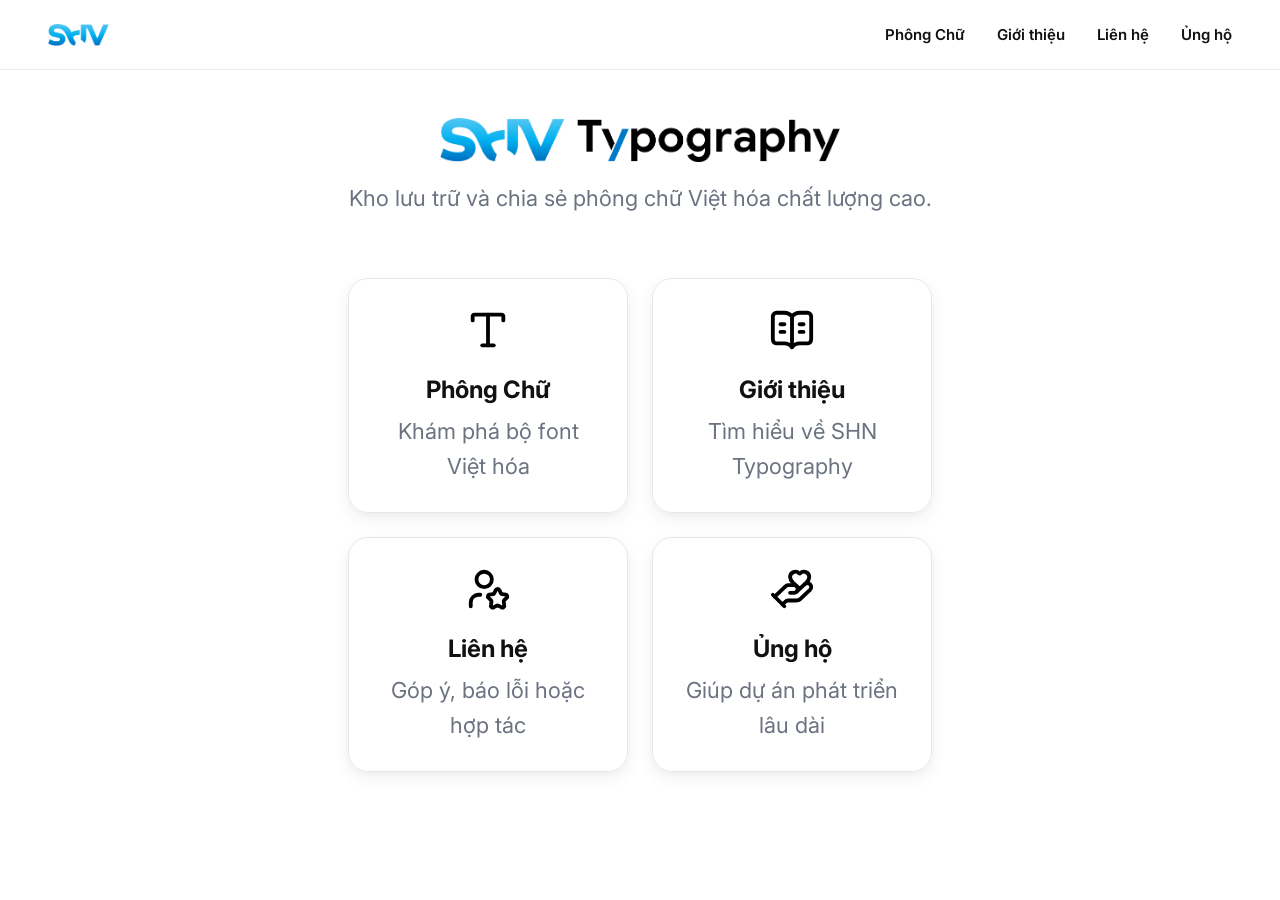
<file: index.html>
<!DOCTYPE html>
<html lang="vi">

<head>
    <meta charset="UTF-8">
    <meta name="viewport" content="width=device-width, initial-scale=1.0">

    <title>SHN Typography</title>

    <!-- Google Fonts -->
    <link rel="preconnect" href="https://fonts.googleapis.com">
    <link rel="preconnect" href="https://fonts.gstatic.com" crossorigin>

    <link href="https://fonts.googleapis.com/css2?family=Inter:wght@100..900&display=swap" rel="stylesheet">

    <!-- CSS -->
    <link rel="stylesheet" href="style.css">
</head>

<body>

    <!-- Animated Background -->

    <!-- Header -->
    <header>

        <a href="index.html" class="logo">
            <img src="img/logo.png" alt="SHN Typography">
        </a>

        <nav>
            <a href="fonts.html">Phông Chữ</a>
            <a href="about.html">Giới thiệu</a>
            <a href="contact.html">Liên hệ</a>
            <a href="donate.html">Ủng hộ</a>
        </nav>

    </header>

    <!-- Hero -->
    <main>

        <section class="hero">

            <img src="img/logo1.png" alt="SHN Typography" class="hero-logo">

            <p>Kho lưu trữ và chia sẻ phông chữ Việt hóa chất lượng cao.</p>

            <div class="cards">

                <a href="fonts.html" class="card">
                    <img src="img/type.svg" alt="Phông chữ">
                    <h2>Phông Chữ</h2>
                    <p>Khám phá bộ font Việt hóa</p>
                </a>

                <a href="about.html" class="card">
                    <img src="img/book-open-text.svg" alt="Giới thiệu">
                    <h2>Giới thiệu</h2>
                    <p>Tìm hiểu về SHN Typography</p>
                </a>

                <a href="contact.html" class="card">
                    <img src="img/user-star.svg" alt="Liên hệ">
                    <h2>Liên hệ</h2>
                    <p>Góp ý, báo lỗi hoặc hợp tác</p>
                </a>

                <a href="donate.html" class="card">
                    <img src="img/hand-heart.svg" alt="Ủng hộ">
                    <h2>Ủng hộ</h2>
                    <p>Giúp dự án phát triển lâu dài</p>
                </a>

            </div>

        </section>

    </main>

    <!-- JavaScript -->
    <script src="script.js"></script>

</body>

</html>
</file>
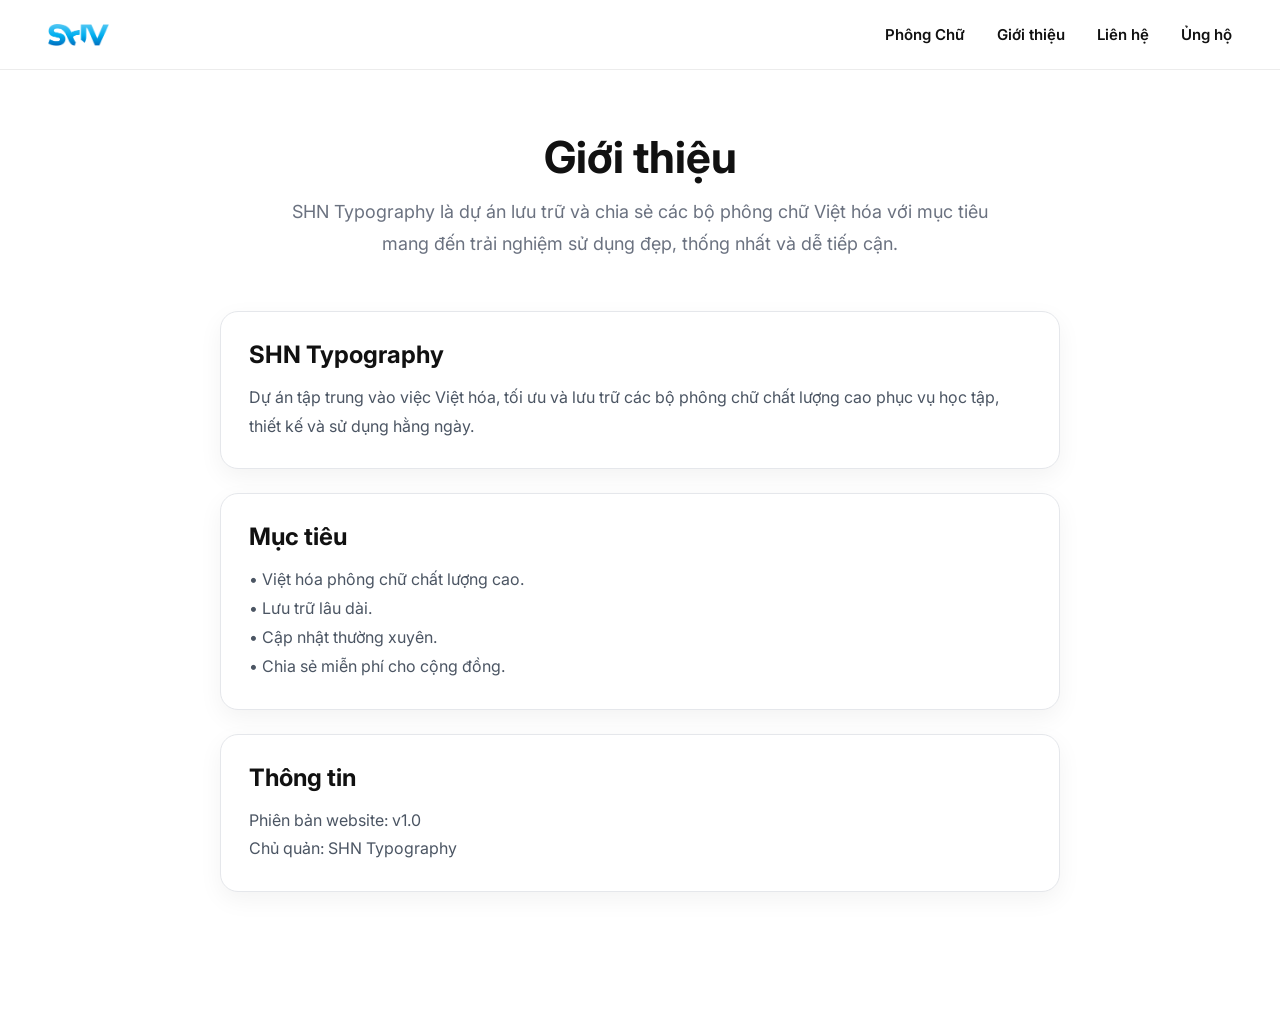
<file: about.html>
<!DOCTYPE html>
<html lang="vi">

<head>
    <meta charset="UTF-8">
    <meta name="viewport" content="width=device-width, initial-scale=1.0">

    <title>Giới thiệu - SHN Typography</title>

    <link rel="preconnect" href="https://fonts.googleapis.com">
    <link rel="preconnect" href="https://fonts.gstatic.com" crossorigin>

    <link href="https://fonts.googleapis.com/css2?family=Inter:wght@100..900&display=swap" rel="stylesheet">

    <link rel="stylesheet" href="style.css">
</head>

<body>

<header>

    <a href="index.html" class="logo">
        <img src="img/logo.png" alt="SHN Typography">
    </a>

    <nav>
        <a href="fonts.html">Phông Chữ</a>
        <a href="about.html">Giới thiệu</a>
        <a href="contact.html">Liên hệ</a>
        <a href="donate.html">Ủng hộ</a>
    </nav>

</header>

<main class="about-page">

    <h1>Giới thiệu</h1>

    <p class="subtitle">
        SHN Typography là dự án lưu trữ và chia sẻ các bộ phông chữ Việt hóa
        với mục tiêu mang đến trải nghiệm sử dụng đẹp, thống nhất và dễ tiếp cận.
    </p>

    <div class="about-card">

        <h2>SHN Typography</h2>

        <p>
            Dự án tập trung vào việc Việt hóa, tối ưu và lưu trữ các bộ phông chữ
            chất lượng cao phục vụ học tập, thiết kế và sử dụng hằng ngày.
        </p>

    </div>

    <div class="about-card">

        <h2>Mục tiêu</h2>

        <p>
            • Việt hóa phông chữ chất lượng cao.<br>
            • Lưu trữ lâu dài.<br>
            • Cập nhật thường xuyên.<br>
            • Chia sẻ miễn phí cho cộng đồng.
        </p>

    </div>

    <div class="about-card">

        <h2>Thông tin</h2>

        <p>
            Phiên bản website: v1.0<br>
            Chủ quản: SHN Typography
        </p>

    </div>

</main>

</body>

</html>
</file>
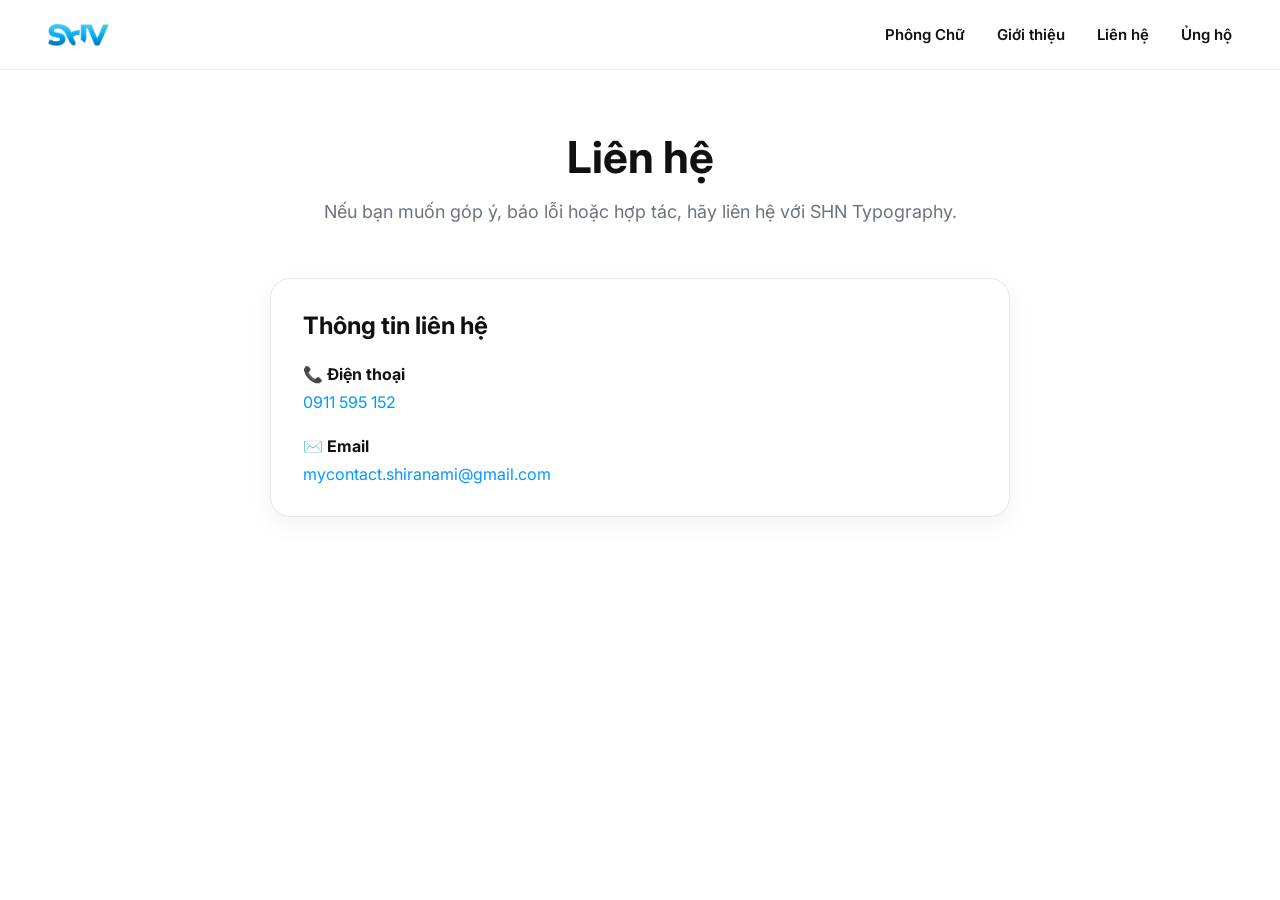
<file: contact.html>
<!DOCTYPE html>
<html lang="vi">

<head>
    <meta charset="UTF-8">
    <meta name="viewport" content="width=device-width, initial-scale=1.0">

    <title>Liên hệ - SHN Typography</title>

    <link rel="preconnect" href="https://fonts.googleapis.com">
    <link rel="preconnect" href="https://fonts.gstatic.com" crossorigin>

    <link href="https://fonts.googleapis.com/css2?family=Inter:wght@100..900&display=swap" rel="stylesheet">

    <link rel="stylesheet" href="style.css">
</head>

<body>

<header>

    <a href="index.html" class="logo">
        <img src="img/logo.png" alt="SHN Typography">
    </a>

    <nav>
        <a href="fonts.html">Phông Chữ</a>
        <a href="about.html">Giới thiệu</a>
        <a href="contact.html">Liên hệ</a>
        <a href="donate.html">Ủng hộ</a>
    </nav>

</header>

<main class="contact-page">

    <h1>Liên hệ</h1>

    <p class="subtitle">
        Nếu bạn muốn góp ý, báo lỗi hoặc hợp tác, hãy liên hệ với SHN Typography.
    </p>

    <div class="contact-card">

        <h2>Thông tin liên hệ</h2>

        <div class="contact-item">
            <strong>📞 Điện thoại</strong>
            <p><a href="tel:0911595152">0911 595 152</a></p>
        </div>

        <div class="contact-item">
            <strong>✉️ Email</strong>
            <p>
                <a href="mailto:mycontact.shiranami@gmail.com">
                    mycontact.shiranami@gmail.com
                </a>
            </p>
        </div>

    </div>

</main>

</body>

</html>
</file>
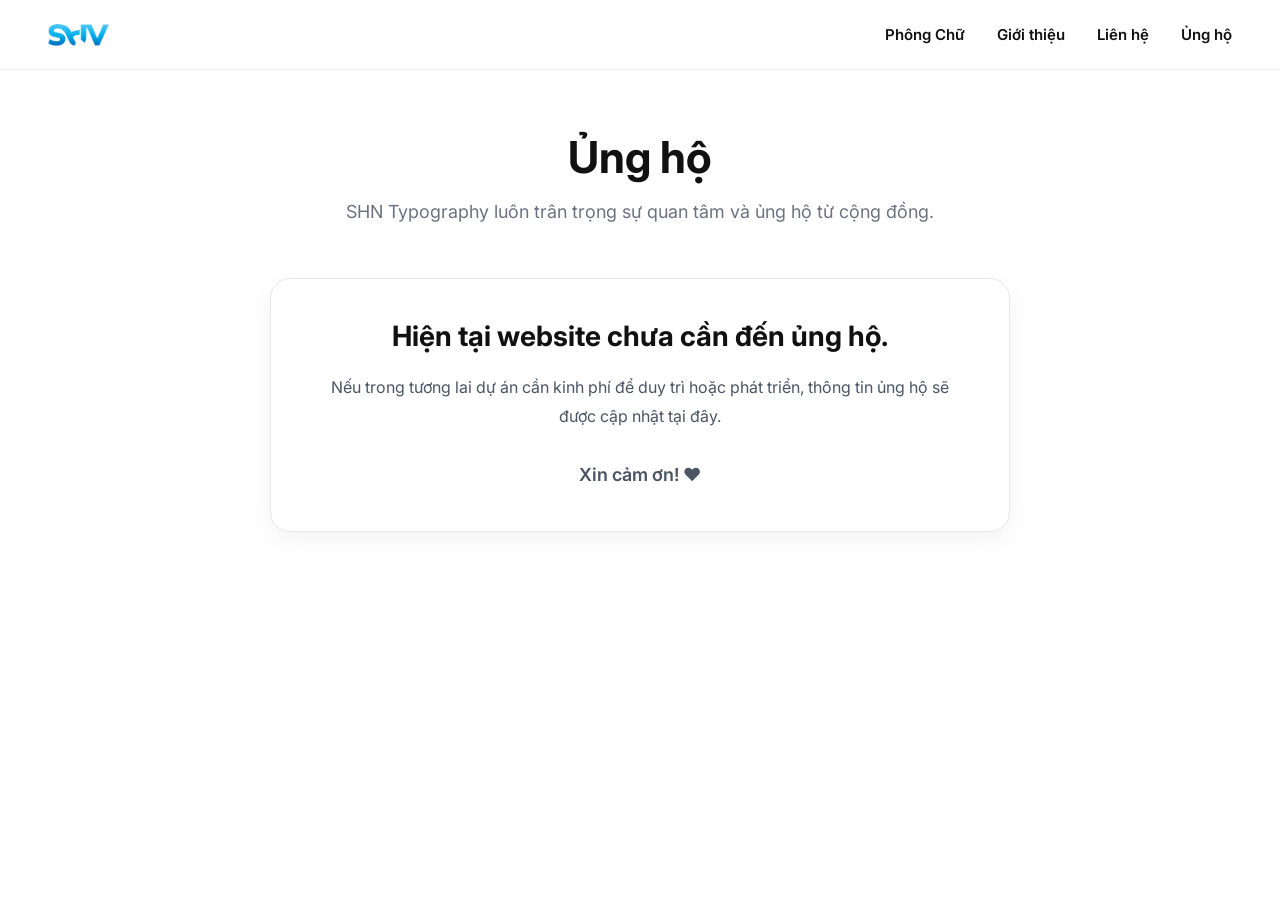
<file: donate.html>
<!DOCTYPE html>
<html lang="vi">

<head>
    <meta charset="UTF-8">
    <meta name="viewport" content="width=device-width, initial-scale=1.0">

    <title>Ủng hộ - SHN Typography</title>

    <link rel="preconnect" href="https://fonts.googleapis.com">
    <link rel="preconnect" href="https://fonts.gstatic.com" crossorigin>

    <link href="https://fonts.googleapis.com/css2?family=Inter:wght@100..900&display=swap" rel="stylesheet">

    <link rel="stylesheet" href="style.css">
</head>

<body>

<header>

    <a href="index.html" class="logo">
        <img src="img/logo.png" alt="SHN Typography">
    </a>

    <nav>
        <a href="fonts.html">Phông Chữ</a>
        <a href="about.html">Giới thiệu</a>
        <a href="contact.html">Liên hệ</a>
        <a href="donate.html">Ủng hộ</a>
    </nav>

</header>

<main class="donate-page">

    <h1>Ủng hộ</h1>

    <p class="subtitle">
        SHN Typography luôn trân trọng sự quan tâm và ủng hộ từ cộng đồng.
    </p>

    <div class="donate-card">

        <h2>Hiện tại website chưa cần đến ủng hộ.</h2>

        <p>
            Nếu trong tương lai dự án cần kinh phí để duy trì hoặc phát triển,
            thông tin ủng hộ sẽ được cập nhật tại đây.
        </p>

        <p class="thanks">
            Xin cảm ơn! ❤️
        </p>

    </div>

</main>

</body>

</html>
</file>
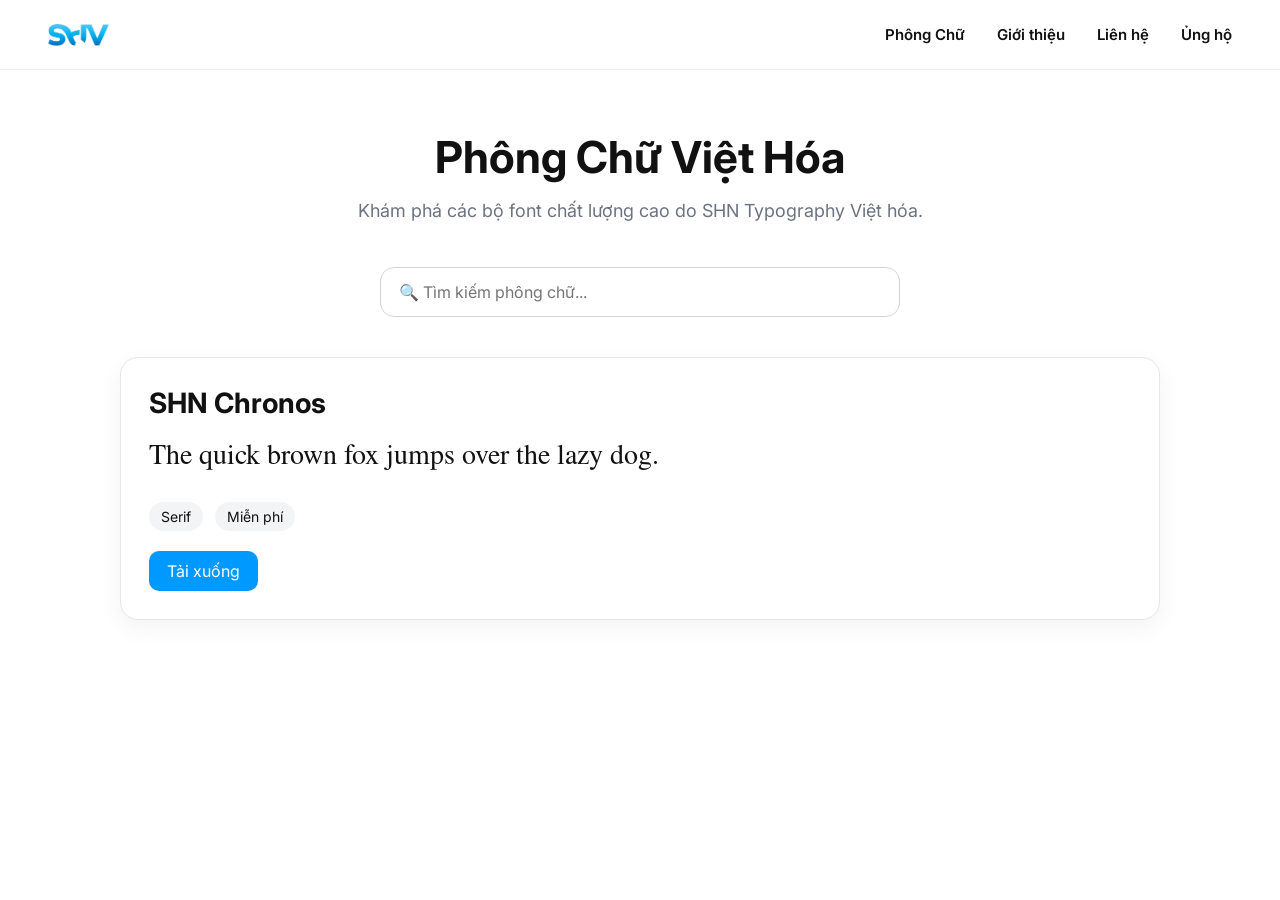
<file: fonts.html>
<!DOCTYPE html>
<html lang="vi">

<head>
    <meta charset="UTF-8">
    <meta name="viewport" content="width=device-width, initial-scale=1.0">

    <title>Phông Chữ - SHN Typography</title>

    <link rel="preconnect" href="https://fonts.googleapis.com">
    <link rel="preconnect" href="https://fonts.gstatic.com" crossorigin">

    <link href="https://fonts.googleapis.com/css2?family=Inter:wght@100..900&display=swap" rel="stylesheet">

    <link rel="stylesheet" href="style.css">
</head>

<body>

<header>

    <a href="index.html" class="logo">
        <img src="img/logo.png" alt="SHN Typography">
    </a>

    <nav>
        <a href="fonts.html">Phông Chữ</a>
        <a href="about.html">Giới thiệu</a>
        <a href="contact.html">Liên hệ</a>
        <a href="donate.html">Ủng hộ</a>
    </nav>

</header>

<main class="fonts-page">

    <h1>Phông Chữ Việt Hóa</h1>

    <p class="subtitle">
        Khám phá các bộ font chất lượng cao do SHN Typography Việt hóa.
    </p>

    <div class="search-box">
        <input
            type="text"
            id="searchInput"
            placeholder="🔍 Tìm kiếm phông chữ..."
        >
    </div>

    <div class="font-list">

        <div class="font-card">

            <h2>SHN Chronos</h2>

            <p class="preview">
                The quick brown fox jumps over the lazy dog.
            </p>

            <div class="font-info">
                <span>Serif</span>
                <span>Miễn phí</span>
            </div>

            <a href="fonts/shn-chronos.html">Tải xuống</a>

        </div>

    </div>

</main>

<script src="script.js"></script>

</body>
</html>
</file>
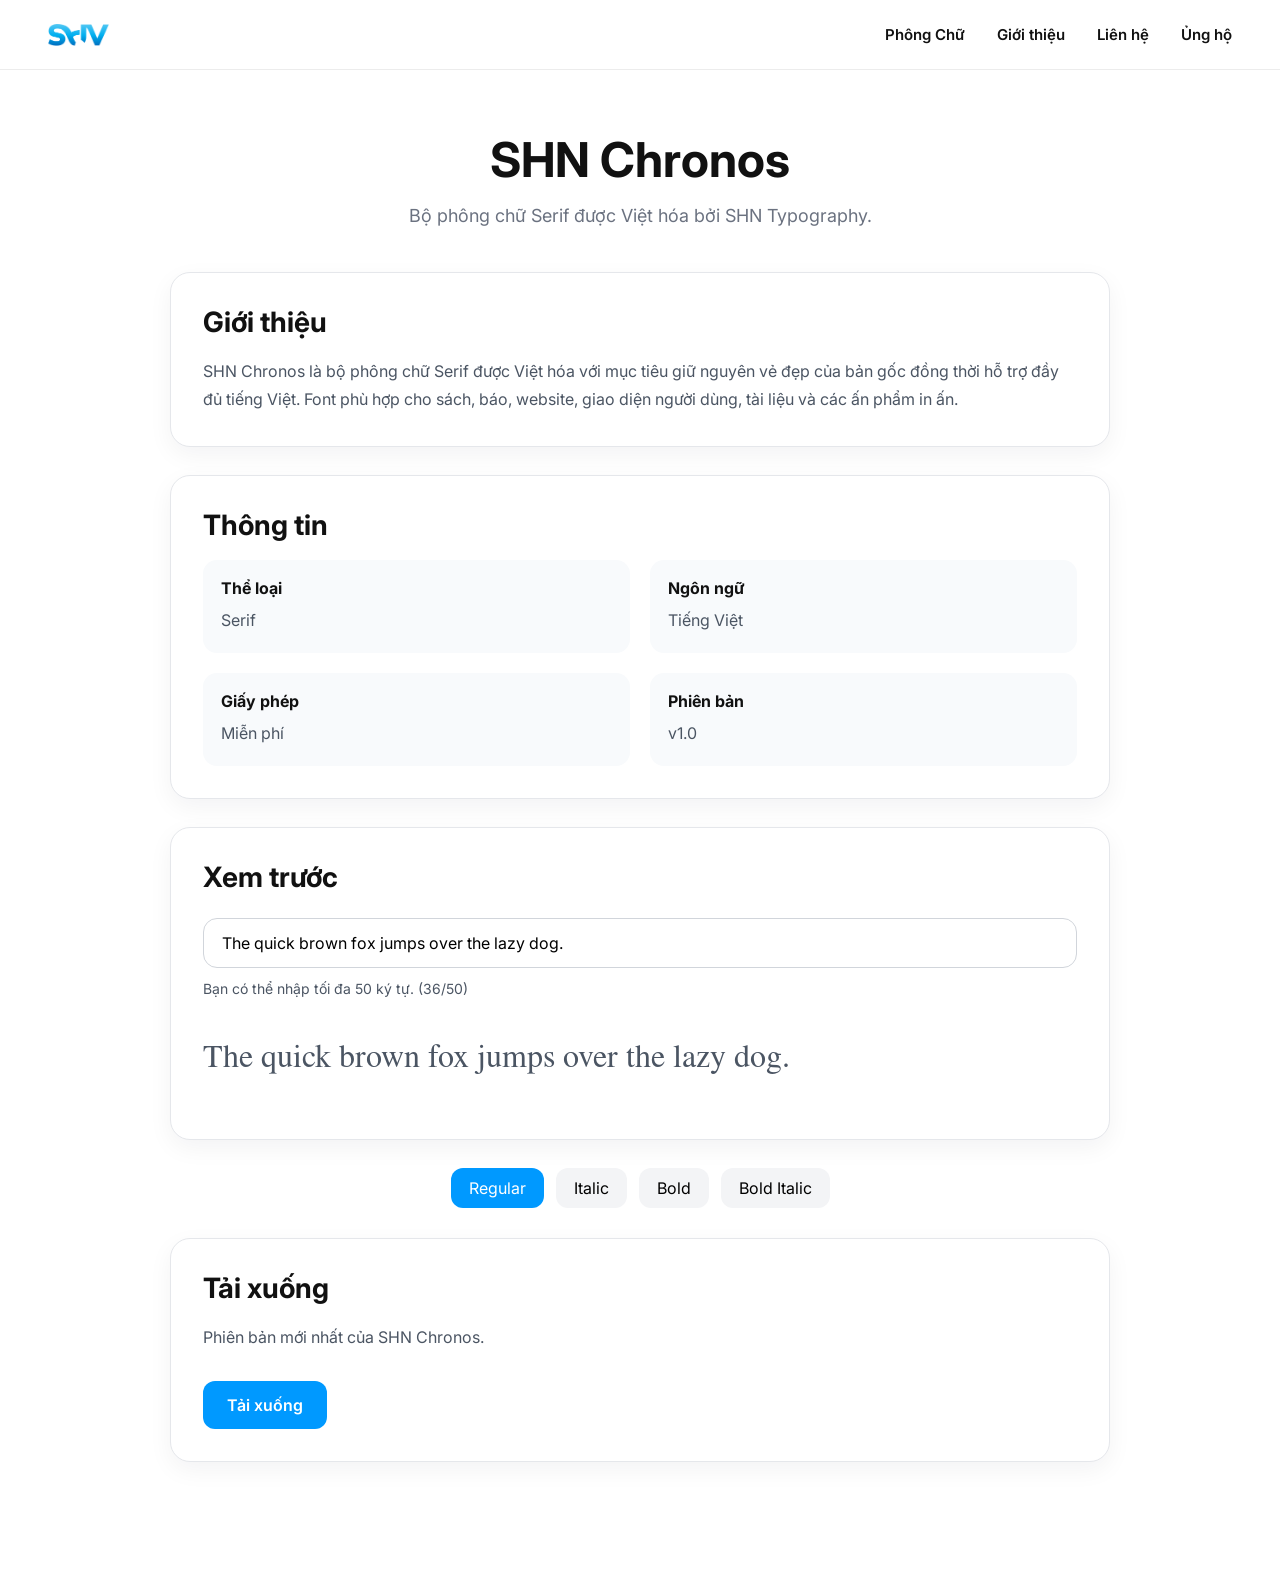
<file: fonts/shn-chronos.html>
<!DOCTYPE html>
<html lang="vi">

<head>
    <meta charset="UTF-8">
    <meta name="viewport" content="width=device-width, initial-scale=1.0">

    <title>SHN Chronos - SHN Typography</title>

    <link rel="preconnect" href="https://fonts.googleapis.com">
    <link rel="preconnect" href="https://fonts.gstatic.com" crossorigin>

    <link href="https://fonts.googleapis.com/css2?family=Inter:wght@100..900&display=swap" rel="stylesheet">

    <link rel="stylesheet" href="../style.css">
</head>

<body>

<header>

    <a href="../index.html" class="logo">
        <img src="../img/logo.png" alt="SHN Typography">
    </a>

    <nav>
        <a href="../fonts.html">Phông Chữ</a>
        <a href="../about.html">Giới thiệu</a>
        <a href="../contact.html">Liên hệ</a>
        <a href="../donate.html">Ủng hộ</a>
    </nav>

</header>

<main class="font-detail">

    <h1>SHN Chronos</h1>

    <p class="subtitle">
        Bộ phông chữ Serif được Việt hóa bởi SHN Typography.
    </p>

    <section class="detail-card">

        <h2>Giới thiệu</h2>

        <p>
            SHN Chronos là bộ phông chữ Serif được Việt hóa với mục tiêu
            giữ nguyên vẻ đẹp của bản gốc đồng thời hỗ trợ đầy đủ tiếng Việt.
            Font phù hợp cho sách, báo, website, giao diện người dùng,
            tài liệu và các ấn phẩm in ấn.
        </p>

    </section>

    <section class="detail-card">

        <h2>Thông tin</h2>

        <div class="font-info-grid">

            <div>
                <strong>Thể loại</strong>
                <p>Serif</p>
            </div>

            <div>
                <strong>Ngôn ngữ</strong>
                <p>Tiếng Việt</p>
            </div>

            <div>
                <strong>Giấy phép</strong>
                <p>Miễn phí</p>
            </div>

            <div>
                <strong>Phiên bản</strong>
                <p>v1.0</p>
            </div>

        </div>

    </section>

    <section class="detail-card">

        <h2>Xem trước</h2>
        <div class="preview-input">

    <input
        type="text"
        id="previewInput"
        placeholder="Nhập văn bản để xem trước..."
        value="The quick brown fox jumps over the lazy dog."
    >
    <p id="limitWarning" class="limit-warning">
    Bạn có thể nhập tối đa 50 ký tự.
</p>

        </div>
        <p class="preview-line editable-preview">
    The quick brown fox jumps over the lazy dog.
</p>
    </section>
    <div class="style-switch">

    <button class="active" data-font="regular">Regular</button>

    <button data-font="italic">Italic</button>

    <button data-font="bold">Bold</button>

    <button data-font="bolditalic">Bold Italic</button>

</div>
    <section class="detail-card">

        <h2>Tải xuống</h2>

        <p>
            Phiên bản mới nhất của SHN Chronos.
        </p>

        <br>

        <a class="download-btn"
           href="../downloads/SHN Chronos (1.2).zip"
           download>
            Tải xuống
        </a>

    </section>

</main>
<script src="../script.js"></script>
</body>

</html>
</file>
<file: style.css>
/* ========= Reset ========= */
@font-face{
    font-family:"SHN Chronos";
    src:url("release/SHN Chronos Regular.otf") format("truetype");
    font-weight:400;
    font-style:normal;
}

@font-face{
    font-family:"SHN Chronos";
    src:url("release/SHN Chronos Italic.otf") format("truetype");
    font-weight:400;
    font-style:italic;
}

@font-face{
    font-family:"SHN Chronos";
    src:url("release/SHN Chronos Bold.otf") format("truetype");
    font-weight:700;
    font-style:normal;
}

@font-face{
    font-family:"SHN Chronos";
    src:url("release/SHN Chronos Bold Italic.otf") format("truetype");
    font-weight:700;
    font-style:italic;
}
*{
    margin:0;
    padding:0;
    box-sizing:border-box;
}

html{
    scroll-behavior:smooth;
}

body{
    font-family:"Inter",sans-serif;
    background:#fff;
    color:#111;
    overflow-x:hidden;
}

/* ========= Header ========= */

header{
    height:70px;
    padding:0 48px;

    display:flex;
    justify-content:space-between;
    align-items:center;

    position:sticky;
    top:0;
    z-index:100;

    background:rgba(255,255,255,.75);
    backdrop-filter:blur(14px);

    border-bottom:1px solid #ececec;
}

.logo img{
    height:22px;
    display:block;
}

nav{
    display:flex;
    gap:32px;
}

nav a{
    position:relative;

    color:#111;
    text-decoration:none;

    font-size:15px;
    font-weight:600;

    transition:.25s;
}

nav a:hover{
    color:#0099ff;
}

nav a::after{
    content:"";
    position:absolute;

    left:0;
    bottom:-6px;

    width:0;
    height:2px;

    background:#0099ff;

    transition:.25s;
}

nav a:hover::after{
    width:100%;
}

/* ========= Hero ========= */

.hero{
    min-height:calc(100vh - 70px);

    display:flex;
    flex-direction:column;
    justify-content:center;
    align-items:center;

    transform:translateY(-40px);

    max-width:1100px;
    margin:auto;

    padding:40px 30px;

    text-align:center;
}

.hero-logo{
    width:400px;
    max-width:80%;
    margin-bottom:18px;

    user-select:none;
    -webkit-user-drag:none;
}

.hero p{
    font-size:22px;
    color:#6b7280;
    line-height:1.7;
}

/* ========= Home Cards ========= */

.cards{
    display:grid;
    grid-template-columns:repeat(2,280px);
    gap:24px;

    margin-top:60px;
}

.card{
    padding:28px;

    text-align:center;
    text-decoration:none;
    color:#111;

    border:1px solid #e5e7eb;
    border-radius:20px;

    background:rgba(255,255,255,.88);
    backdrop-filter:blur(20px);

    box-shadow:
        0 6px 18px rgba(15,23,42,.06),
        0 2px 6px rgba(15,23,42,.04);

    transition:.25s;
}

.card:hover{
    transform:translateY(-8px) scale(1.03);

    border-color:#38bdf8;

    box-shadow:
        0 20px 50px rgba(0,0,0,.08);
}

.card img{
    width:46px;
    margin-bottom:18px;

    transition:.25s;
}

.card:hover img{
    transform:scale(1.1) rotate(-5deg);
}

.card h2{
    margin-bottom:10px;
}

.card p{
    color:#6b7280;
    line-height:1.6;
}

/* ========= Fonts Page ========= */

.fonts-page{
    max-width:1100px;
    margin:auto;
    padding:60px 30px 100px;

    animation:fadeUp .5s ease;
}

.fonts-page h1{
    font-size:44px;
    margin-bottom:12px;
}

.subtitle{
    margin-bottom:40px;

    color:#6b7280;
    font-size:18px;
}

.font-list{
    display:grid;
    gap:24px;
}

.font-card{
    padding:28px;

    border:1px solid #e5e7eb;
    border-radius:18px;

    background:#fff;

    box-shadow:0 8px 24px rgba(0,0,0,.05);

    opacity:0;
    transform:translateY(20px);

    animation:cardEnter .5s ease forwards;

    transition:.25s;
}

.font-card:nth-child(1){animation-delay:.1s;}
.font-card:nth-child(2){animation-delay:.2s;}
.font-card:nth-child(3){animation-delay:.3s;}
.font-card:nth-child(4){animation-delay:.4s;}
.font-card:nth-child(5){animation-delay:.5s;}

.font-card:hover{
    transform:translateY(-5px);

    box-shadow:0 16px 40px rgba(0,0,0,.08);
}

.font-card h2{
    margin-bottom:16px;
    font-size:28px;
}

.preview{
    margin-bottom:24px;

    font-size:28px;
}

.font-info{
    display:flex;
    gap:12px;

    margin-bottom:20px;
}

.font-info span{
    padding:6px 12px;

    border-radius:999px;

    background:#f3f4f6;

    font-size:14px;
}

.font-card a{
    display:inline-block;

    padding:10px 18px;

    border-radius:10px;

    background:#0099ff;
    color:#fff;

    text-decoration:none;

    transition:.25s;
}

.font-card a:hover{
    background:#0084dd;
}

/* ========= Animations ========= */

@keyframes fadeUp{
    from{
        opacity:0;
        transform:translateY(20px);
    }
    to{
        opacity:1;
        transform:translateY(0);
    }
}

@keyframes cardEnter{
    to{
        opacity:1;
        transform:translateY(0);
    }
}

/* ========= Responsive ========= */

@media (max-width:900px){

    header{
        padding:0 20px;
    }

    nav{
        gap:18px;
    }

    .hero{
        transform:none;
    }

    .hero-logo{
        width:180px;
    }

    .hero p{
        font-size:18px;
    }

    .cards{
        grid-template-columns:1fr;
        max-width:340px;
    }
}
/* ========= Search ========= */

.search-box{
    display:flex;
    justify-content:center;

    margin:36px 0 40px;
}

.search-box input{
    width:100%;
    max-width:520px;

    padding:14px 18px;

    font-size:16px;
    font-family:inherit;

    border:1px solid #d1d5db;
    border-radius:14px;

    background:#fff;

    outline:none;

    transition:.25s;
}

.search-box input:focus{
    border-color:#38bdf8;

    box-shadow:
        0 0 0 4px rgba(56,189,248,.12);
}
.fonts-page{
    max-width:1100px;
    margin:0 auto;
    padding:60px 30px 100px;
}

.fonts-page > h1{
    text-align:center;
    font-size:44px;
    margin-bottom:12px;
}

.fonts-page > .subtitle{
    max-width:700px;
    margin:0 auto 40px;

    text-align:center;

    font-size:18px;
    color:#6b7280;
    line-height:1.7;
}
/* ========= About ========= */

.about-page{
    max-width:900px;
    margin:0 auto;
    padding:60px 30px 100px;

    animation:fadeUp .5s ease;
}

.about-page h1{
    text-align:center;
    font-size:44px;
    margin-bottom:12px;
}

.about-page .subtitle{
    max-width:700px;
    margin:0 auto 50px;

    text-align:center;

    color:#6b7280;
    line-height:1.8;
}

.about-card{
    margin-bottom:24px;

    padding:28px;

    background:#fff;

    border:1px solid #e5e7eb;
    border-radius:18px;

    box-shadow:
        0 8px 24px rgba(0,0,0,.05);

    transition:.25s;
}

.about-card:hover{
    transform:translateY(-5px);

    box-shadow:
        0 16px 40px rgba(0,0,0,.08);
}

.about-card h2{
    margin-bottom:14px;
    font-size:24px;
}

.about-card p{
    color:#4b5563;
    line-height:1.8;
}
/* ========= Contact ========= */

.contact-page{
    max-width:800px;
    margin:0 auto;
    padding:60px 30px 100px;

    animation:fadeUp .5s ease;
}

.contact-page h1{
    text-align:center;
    font-size:44px;
    margin-bottom:12px;
}

.contact-page .subtitle{
    max-width:650px;
    margin:0 auto 50px;

    text-align:center;

    color:#6b7280;
    line-height:1.8;
}

.contact-card{
    background:#fff;

    border:1px solid #e5e7eb;
    border-radius:20px;

    padding:32px;

    box-shadow:
        0 8px 24px rgba(0,0,0,.05);
}

.contact-card h2{
    font-size:24px;
    margin-bottom:24px;
}

.contact-item{
    margin-bottom:24px;
}

.contact-item:last-child{
    margin-bottom:0;
}

.contact-item strong{
    display:block;
    margin-bottom:8px;
    color:#111;
}

.contact-item p{
    color:#4b5563;
}

.contact-item a{
    color:#0099ff;
    text-decoration:none;
}

.contact-item a:hover{
    text-decoration:underline;
}
/* ========= Donate ========= */

.donate-page{
    max-width:800px;
    margin:0 auto;
    padding:60px 30px 100px;

    animation:fadeUp .5s ease;
}

.donate-page h1{
    text-align:center;
    font-size:44px;
    margin-bottom:12px;
}

.donate-page .subtitle{
    max-width:650px;
    margin:0 auto 50px;

    text-align:center;

    color:#6b7280;
    line-height:1.8;
}

.donate-card{
    background:#fff;

    border:1px solid #e5e7eb;
    border-radius:20px;

    padding:40px;

    text-align:center;

    box-shadow:
        0 8px 24px rgba(0,0,0,.05);
}

.donate-card h2{
    font-size:28px;
    margin-bottom:20px;
}

.donate-card p{
    color:#4b5563;
    line-height:1.8;
}

.thanks{
    margin-top:28px;

    font-size:18px;
    font-weight:600;

    color:#111;
}
.hero-logo{
    opacity:0;
    animation:fadeUp .6s ease forwards;
}

.hero p{
    opacity:0;
    animation:fadeUp .6s ease .15s forwards;
}

.cards{
    opacity:0;
    animation:fadeUp .6s ease .3s forwards;
}
/* ===========================================
   Font Detail
=========================================== */

.font-detail{
    max-width:1000px;
    margin:0 auto;
    padding:60px 30px 100px;

    animation:fadeUp .5s ease;
}

.font-detail h1{
    text-align:center;
    font-size:48px;
    margin-bottom:12px;
}

.font-detail .subtitle{
    max-width:700px;
    margin:0 auto 40px;

    text-align:center;

    color:#6b7280;
    line-height:1.7;
}

.font-banner{
    width:100%;
    max-width:900px;

    display:block;
    margin:0 auto 40px;

    border-radius:20px;

    border:1px solid #e5e7eb;

    box-shadow:
        0 10px 30px rgba(0,0,0,.06);
}

.detail-card{

    background:#fff;

    border:1px solid #e5e7eb;
    border-radius:20px;

    padding:32px;

    margin-bottom:28px;

    box-shadow:
        0 8px 24px rgba(15,23,42,.05);

    transition:.25s;
}

.detail-card:hover{

    transform:translateY(-4px);

    box-shadow:
        0 18px 40px rgba(15,23,42,.08);

}

.detail-card h2{

    font-size:28px;

    margin-bottom:18px;

}

.detail-card p{

    color:#4b5563;

    line-height:1.8;

}

.font-info-grid{

    display:grid;

    grid-template-columns:repeat(2,1fr);

    gap:20px;

}

.font-info-grid div{

    background:#f8fafc;

    border-radius:14px;

    padding:18px;

}

.font-info-grid strong{

    display:block;

    margin-bottom:8px;

    color:#111;

}

.preview-line{

    font-size:28px;

    margin:18px 0;

    color:#111;

}

.download-btn{

    display:inline-block;

    margin-top:10px;

    padding:14px 24px;

    background:#0099ff;

    color:#fff;

    text-decoration:none;

    border-radius:12px;

    font-weight:600;

    transition:.25s;

}

.download-btn:hover{

    background:#007ee5;

    transform:translateY(-2px);

}

hr{

    margin:28px 0;

    border:none;

    border-top:1px solid #e5e7eb;

}

@media (max-width:768px){

    .font-detail h1{
        font-size:38px;
    }

    .font-info-grid{
        grid-template-columns:1fr;
    }

    .preview-line{
        font-size:22px;
    }

}
.preview-line{
    font-family:"SHN Chronos", serif;
    font-size:32px;
    line-height:1.7;
    color:#111;
}
.preview{
    font-family:"SHN Chronos", serif;
    font-size:28px;
    margin-bottom:24px;
}
/* Chuyển đổi */
.style-switch{
    display:flex;
    justify-content:center;
    gap:12px;
    margin-bottom:30px;
    flex-wrap:wrap;
}

.style-switch button{
    padding:10px 18px;

    border:none;
    border-radius:12px;

    background:#f3f4f6;

    cursor:pointer;

    font:inherit;

    transition:.25s;
}

.style-switch button:hover{
    background:#e5e7eb;
}

.style-switch button.active{
    background:#0099ff;
    color:#fff;
}
.preview-line.regular{
    font-family:"SHN Chronos";
    font-weight:400;
    font-style:normal;
}

.preview-line.italic{
    font-family:"SHN Chronos";
    font-weight:400;
    font-style:italic;
}

.preview-line.bold{
    font-family:"SHN Chronos";
    font-weight:700;
    font-style:normal;
}

.preview-line.bolditalic{
    font-family:"SHN Chronos";
    font-weight:700;
    font-style:italic;
}
.preview-input{
    margin:24px 0 30px;
}

.preview-input input{

    width:100%;

    padding:14px 18px;

    border:1px solid #d1d5db;
    border-radius:14px;

    font:inherit;

    font-size:16px;

    outline:none;

    transition:.25s;

}

.preview-input input:focus{

    border-color:#0ea5e9;

    box-shadow:0 0 0 4px rgba(14,165,233,.15);

}
.limit-warning{
    margin-top:8px;
    font-size:14px;
    color:#666;
    transition:.2s;
}

.limit-warning.limit{
    color:#e53935;
    font-weight:600;
}
</file>
